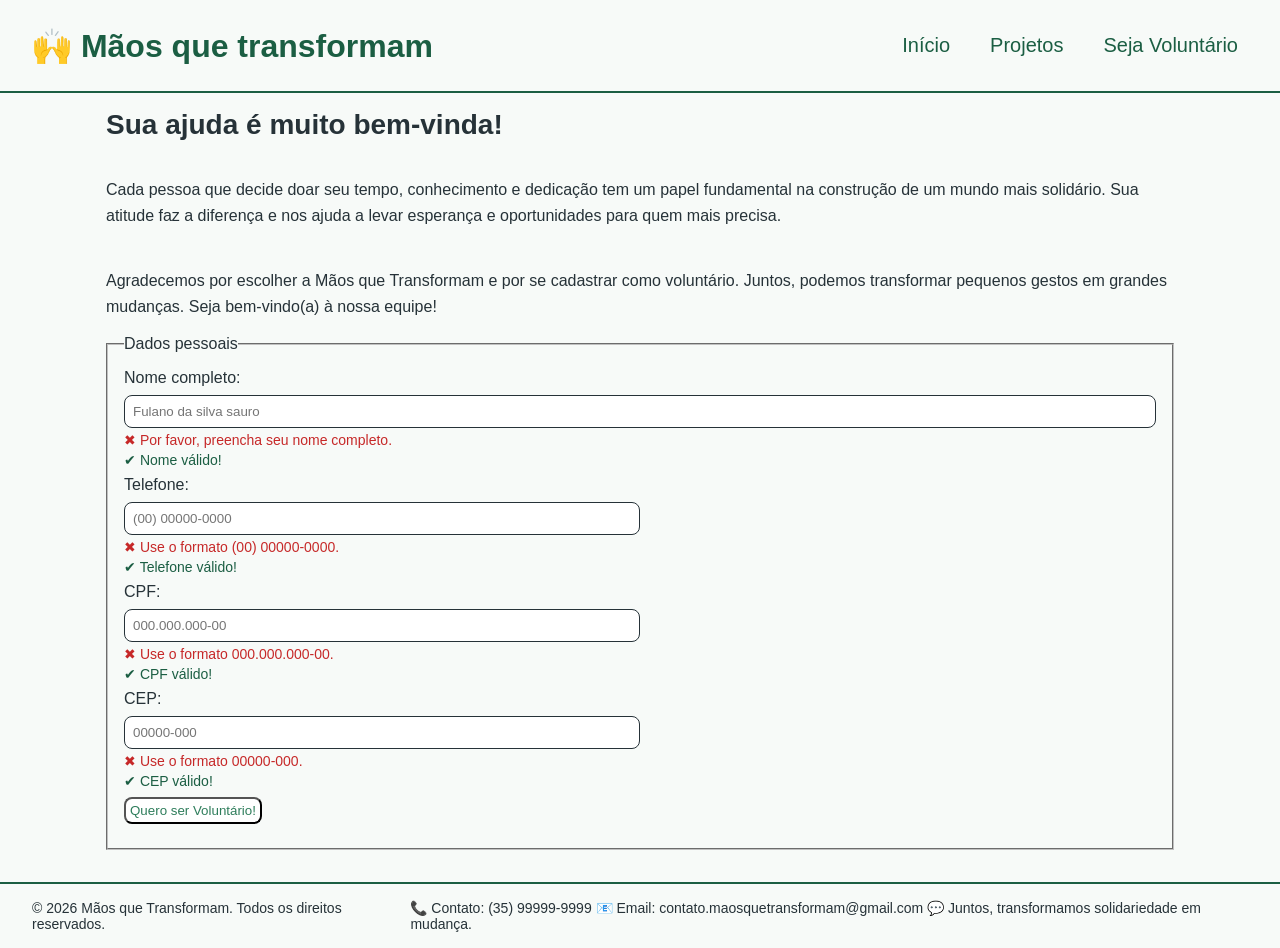
<file: cadastro.html>
<!DOCTYPE html>
<html lang="pt-br">
<head>
  <meta charset="UTF-8">
  <meta name="viewport" content="width=device-width, initial-scale=1.0">
  <title>Seja um voluntário</title>
  <link rel="stylesheet" href="css/style.css">
</head>
  
<body>
    <header>
        <h1>&#x1F64C; Mãos que transformam</h1>
        
        <!-- Caixa de seleção invisível que controla o menu -->
        <input type="checkbox" id="menu-controle">
        
        <!-- Ícone do hambúrguer (as 3 linhas) -->
        <label for="menu-controle" class="menu-botao">
            <span></span>
            <span></span>
            <span></span>
        </label>

        <!-- Menu de Navegação -->
<nav class="menu-navegacao">
    <ul>

        <li>
            <a href="index.html">Início</a>
        </li>

        <li class="item-dropdown">

            <a href="projetos.html">Projetos</a>

            <ul class="submenu">

                <li>
                    <a href="projetos.html#alimentacao">
                        Alimentação
                    </a>
                </li>

                <li>
                    <a href="projetos.html#educacao">
                        Educação
                    </a>
                </li>

                <li>
                    <a href="projetos.html#trabalho">
                        Trabalho
                    </a>
                </li>

            </ul>

        </li>

        <li>
            <a href="cadastro.html">Seja Voluntário</a>
        </li>

    </ul>
</nav>
    </header>

  <main>
    <section>
    <h2>Sua ajuda é muito bem-vinda!</h2>
    
    <p>
      Cada pessoa que decide doar seu tempo, conhecimento e dedicação tem um papel fundamental na construção de um mundo mais solidário. Sua atitude faz a diferença e nos ajuda a levar esperança e oportunidades para quem mais precisa.
    </p>

    <p>
      Agradecemos por escolher a Mãos que Transformam e por se cadastrar como voluntário. Juntos, podemos transformar pequenos gestos em grandes mudanças. Seja bem-vindo(a) à nossa equipe!
    </p>
    </section>
    
    <form>
      <fieldset>
        
        <legend>Dados pessoais</legend>

        <div>
      <label for="nome">Nome completo:</label>
      <input type="text"
        id="nome" 
        name="nome"
        placeholder ="Fulano da silva sauro"
        required>
        <span class="mensagem-campo mensagem-erro">Por favor, preencha seu nome completo.</span>
        <span class="mensagem-campo mensagem-sucesso">Nome válido!</span>
        </div>
        
      <div>
        <label for="telefone">Telefone:</label>
        <input
            type="tel"
            id="telefone"
            name="telefone"
            pattern="\([0-9]{2}\) [0-9]{5}-[0-9]{4}"
            placeholder="(00) 00000-0000"
            required>
        <span class="mensagem-campo mensagem-erro">Use o formato (00) 00000-0000.</span>
        <span class="mensagem-campo mensagem-sucesso">Telefone válido!</span>
      </div>
        
        <div>
        <label for="cpf">CPF:</label>
        <input
            type="text"
            id="cpf"
            name="cpf"
            pattern="[0-9]{3}\.[0-9]{3}\.[0-9]{3}-[0-9]{2}"
            placeholder="000.000.000-00"
            required>
        <span class="mensagem-campo mensagem-erro">Use o formato 000.000.000-00.</span>
        <span class="mensagem-campo mensagem-sucesso">CPF válido!</span>
        </div>
        
        <div>
        <label for="cep">CEP:</label>
        <input
            type="text"
            id="cep"
            name="cep"
            pattern="[0-9]{5}-[0-9]{3}"
            placeholder="00000-000"
            required>
        <span class="mensagem-campo mensagem-erro">Use o formato 00000-000.</span>
        <span class="mensagem-campo mensagem-sucesso">CEP válido!</span>
        </div>
      
    <div>
      <button type="submit"> Quero ser Voluntário!</button>
    </div>

      </fieldset>
      </form>

  </main>


    <footer>
      <div>
      &copy; 2026 Mãos que Transformam. Todos os direitos reservados.
      </div>

      &#x1F4DE; Contato: (35) 99999-9999
      &#x1F4E7; Email: contato.maosquetransformam@gmail.com
      &#x1F4AC; Juntos, transformamos solidariedade em mudança.

    </footer>
</body>
  
</html>
</file>
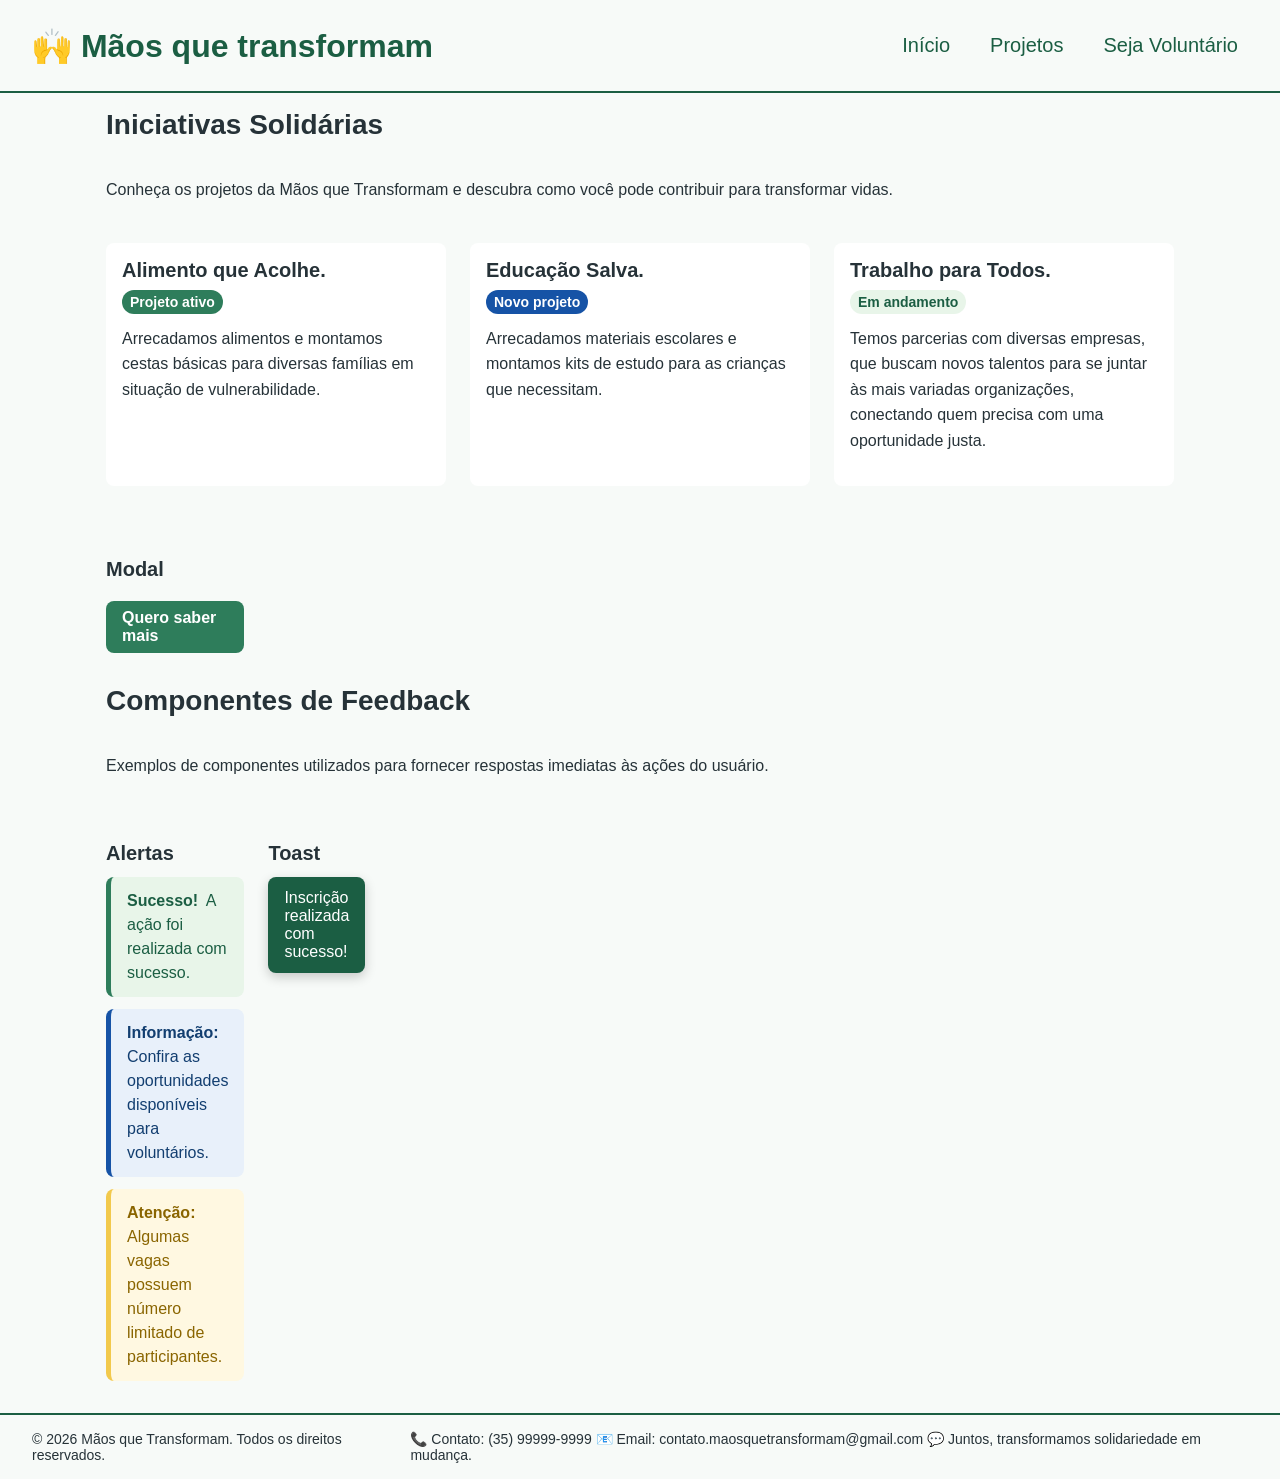
<file: projetos.html>
<!DOCTYPE html>
<html lang="pt-br">

<head>
    <meta charset="UTF-8">
    <meta name="viewport" content="width=device-width, initial-scale=1.0">
    <title>Projetos</title>
    <link rel="stylesheet" href="css/style.css">
</head>

<body>

    <header>

        <h1>&#x1F64C; Mãos que transformam</h1>

        <!-- Caixa de seleção que controla o menu -->
        <input type="checkbox" id="menu-controle">

        <!-- Botão do menu hambúrguer -->
        <label for="menu-controle" class="menu-botao">
            <span></span>
            <span></span>
            <span></span>
        </label>

        <!-- Menu de navegação -->
<nav class="menu-navegacao">
    <ul>

        <li>
            <a href="index.html">Início</a>
        </li>

        <li class="item-dropdown">

            <a href="projetos.html">Projetos</a>

            <ul class="submenu">

                <li>
                    <a href="projetos.html#alimentacao">
                        Alimentação
                    </a>
                </li>

                <li>
                    <a href="projetos.html#educacao">
                        Educação
                    </a>
                </li>

                <li>
                    <a href="projetos.html#trabalho">
                        Trabalho
                    </a>
                </li>

            </ul>

        </li>

        <li>
            <a href="cadastro.html">Seja Voluntário</a>
        </li>

    </ul>
</nav>

    </header>


    <main>

        <!-- =====================================
             PROJETOS
             ===================================== -->

        <section>

            <h2>
                Iniciativas Solidárias
            </h2>

            <p>
                Conheça os projetos da Mãos que Transformam e descubra
                como você pode contribuir para transformar vidas.
            </p>


            <article id="alimentacao">

                <h3>
                    Alimento que Acolhe.
                </h3>

                <span class="badge badge-ativo">
                    Projeto ativo
                </span>

                <p>
                    Arrecadamos alimentos e montamos cestas básicas
                    para diversas famílias em situação de vulnerabilidade.
                </p>

            </article>


            <article id="educacao">

                <h3>
                    Educação Salva.
                </h3>

                <span class="badge badge-novo">
                    Novo projeto
                </span>

                <p>
                    Arrecadamos materiais escolares e montamos kits
                    de estudo para as crianças que necessitam.
                </p>

            </article>


            <article id="trabalho">

                <h3>
                    Trabalho para Todos.
                </h3>

                <span class="badge badge-concluido">
                    Em andamento
                </span>

                <p>
                    Temos parcerias com diversas empresas, que buscam
                    novos talentos para se juntar às mais variadas
                    organizações, conectando quem precisa com uma
                    oportunidade justa.
                </p>

            </article>

        </section>


        <!-- =====================================
             COMPONENTES DE FEEDBACK
             ===================================== -->

        <section class="feedback">

          <div class="feedback-grupo">

    <h3>Modal</h3>

    <input type="checkbox" id="abrir-modal" class="controle-modal">

    <label for="abrir-modal" class="botao-modal">
        Quero saber mais
    </label>

    <div class="modal-demo" role="dialog" aria-modal="true">

        <div class="modal-conteudo">

            <h2>
                Seja voluntário
            </h2>

            <p>
                Sua participação pode contribuir para
                transformar vidas por meio das ações
                da ONG Mãos que Transformam.
            </p>

            <label for="abrir-modal" class="botao-fechar">
                Entendi
            </label>

        </div>

    </div>

</div>

            <h2>
                Componentes de Feedback
            </h2>

            <p>
                Exemplos de componentes utilizados para fornecer
                respostas imediatas às ações do usuário.
            </p>


            <!-- =================================
                 ALERTAS
                 ================================= -->

            <div class="feedback-grupo">

                <h3>
                    Alertas
                </h3>

                <div class="alerta alerta-sucesso" role="status">

                    <strong>Sucesso!</strong>

                    A ação foi realizada com sucesso.

                </div>


                <div class="alerta alerta-info" role="status">

                    <strong>Informação:</strong>

                    Confira as oportunidades disponíveis
                    para voluntários.

                </div>


                <div class="alerta alerta-aviso" role="alert">

                    <strong>Atenção:</strong>

                    Algumas vagas possuem número limitado
                    de participantes.

                </div>

            </div>


            <!-- =================================
                 TOAST
                 ================================= -->

<div class="feedback-grupo">

    <h3>Toast</h3>

    <div class="toast-demo" role="status">
        Inscrição realizada com sucesso!
    </div>

</div>

<input type="checkbox" id="abrir-modal" class="controle-modal">

 <div class="feedback-grupo">

<div class="modal-demo" role="dialog" aria-modal="true">

    <div class="modal-conteudo">

        <h2>
            Seja voluntário
        </h2>

        <p>
            Sua participação pode contribuir para
            transformar vidas por meio das ações
            da ONG Mãos que Transformam.
        </p>

        <label for="abrir-modal" class="botao-fechar">
            Entendi
        </label>

    </div>

</div>

    </div>

</div>

        </section>

    </main>


    <footer>

        <div>
            &copy; 2026 Mãos que Transformam.
            Todos os direitos reservados.
        </div>

        &#x1F4DE; Contato: (35) 99999-9999

        &#x1F4E7; Email: contato.maosquetransformam@gmail.com

        &#x1F4AC; Juntos, transformamos solidariedade em mudança.

    </footer>

</body>

</html>
</file>
<file: css/style.css>
:root{
       /* Cores principais */
    --cor-primaria: #2E7D5B;
    --cor-primaria-escura: #1B5E43;

    /* Cor secundária */
    --cor-secundaria: #1653A6;

    /* Cores de destaque */
    --cor-rosa: #C2185B;
    --cor-amarelo: #F2C94C;
    --cor-amarelo-texto: #8A6500;

    /* Cores neutras */
    --cor-fundo: #F7FAF8;
    --cor-superficie: #FFFFFF;
    --cor-texto: #263238;

        /* Tipografia */
    --fonte-pequena: 0.875rem;
    --fonte-normal: 1rem;
    --fonte-subtitulo: 1.25rem;
    --fonte-titulo: 1.75rem;
    --fonte-titulo-principal: 2rem;
    
        /* Espaçamentos */
    --espaco-1: 0.25rem;
    --espaco-2: 0.5rem;
    --espaco-3: 0.75rem;
    --espaco-4: 1rem;
    --espaco-5: 1.5rem;
    --espaco-6: 2rem;
    --espaco-7: 3rem;
    --espaco-8: 4rem;
}

* {
    margin: 0;
    padding: 0;
    box-sizing: border-box;
}

body{
    background-color: var(--cor-fundo);
    color: var(--cor-texto);
    font-size: var(--fonte-normal);
    font-family: Arial, Helvetica, sans-serif;
    min-height: 100vh;
    display: flex;
    flex-direction: column;
}

h1{
    font-size: var(--fonte-titulo-principal);
    color: var(--cor-primaria-escura);
}

p{
    font-size: var(--fonte-normal);
    color: var(--cor-texto);
    margin-bottom: var(--espaco-4);
    line-height: 1.6;
}

header{
    display: flex;
    flex-wrap: wrap;
    align-items: center;
    justify-content: space-between;
    border-bottom: 2px solid var(--cor-primaria-escura);
    padding: var(--espaco-5);
    gap: var(--espaco-4);
}

nav{
    display: flex;
    gap: var(--espaco-4);
}

nav a{
    color: var(--cor-primaria-escura);
    text-decoration: none;
    font-size:  var(--fonte-subtitulo);
    padding: var(--espaco-3);

}

nav a:focus{
    
    outline: 2px solid var(--cor-primaria-escura);
    outline-offset: 4px;
}

nav a:hover {
    color: var(--cor-secundaria);
    text-decoration: underline var(--cor-primaria-escura);
    background-color: var(--cor-fundo);
}

main {
    padding: var(--espaco-4);
    max-width: 70ch;
    margin: 0 auto;
    flex: 1;
} 

main img{
    max-width: 100%;
    margin: 0 auto;
    display: block;
    margin-top: var(--espaco-5);
}

footer{
    display: flex;
    border-top: 2px solid var(--cor-primaria-escura);
    margin-top: var(--espaco-4);
    font-size: var(--fonte-pequena);
}


article{
    margin-bottom: var(--espaco-5);
    background-color: var(--cor-superficie);
    border-radius: var(--espaco-2);
    padding: var(--espaco-4);
    grid-column: span 4;
}

form {
    width: 100%;
}

@media (max-width: 600px) {
    fieldset {
        padding: var(--espaco-2);
    }
}

@media (max-width: 600px) {
    button {
        padding: var(--espaco-3);
        width: 100%;
    }
}

button:focus {
    outline: 3px solid var(--cor-primaria-escura);
    outline-offset: 4px;
}

@media (min-width: 601px) and (max-width: 900px) {
    #telefone,
    #cpf,
    #cep {
        width: 75%;
    }
}

main section img {
    grid-column: span 12;
}

main section p {
    grid-column: span 12;
}

h2 {
    font-size: var(--fonte-titulo);
    margin-bottom: var(--espaco-3);
}

h3 {
    font-size: var(--fonte-subtitulo);
    margin-bottom: var(--espaco-2);
}

fieldset{
    padding: var(--espaco-4);
}

fieldset div {
    margin-bottom: var(--espaco-2);
}

#nome{
    width: 100%;
}

#telefone{
    width: 50%;
}

#cpf{
    width: 50%;
}

#cep{
    width: 50%;
}

@media (max-width: 600px) {
    #telefone,
    #cpf,
    #cep {
        width: 100%;
    }
}

label {
    display: block;
    margin-bottom: var(--espaco-2);
}

input{
    padding: var(--espaco-2);
    border: 1px solid var(--cor-texto);
    border-radius: var(--espaco-2);
}

input:focus {
    outline: 2px solid var(--cor-primaria-escura);
    outline-offset: 4px;
}

/* ==========================================
   ESTADOS DE ERRO E SUCESSO (FORMULÁRIO)
   ========================================== */

/* Estados aplicados pelo JavaScript (js/formulario.js) conforme a verificação de cada campo */
input.campo-erro {
    border-color: #C62828;
    background-color: #FDEDEE;
}

input.campo-ok {
    border-color: var(--cor-primaria);
    background-color: #E8F5E9;
}

/* Mensagem injetada pelo JS logo abaixo do campo; sem texto, não ocupa espaço */
.mensagem-campo {
    display: block;
    font-size: var(--fonte-pequena);
    margin-top: var(--espaco-1);
}

.mensagem-campo:empty {
    display: none;
}

.mensagem-erro {
    color: #C62828;
}

.mensagem-sucesso {
    color: var(--cor-primaria-escura);
}

/* Símbolo além da cor, para não depender só dela */
.mensagem-erro::before {
    content: "\2716\00a0";
}

.mensagem-sucesso::before {
    content: "\2714\00a0";
}

button{
    background-color: var(--cor-superficie);
    color: var(--cor-primaria);
    padding: var(--espaco-1);
    border-radius: var(--espaco-2);
}

button:hover {
    color: var(--cor-texto);
    background-color: var(--cor-primaria);
}

button:focus{
    outline: 2px solid var(--cor-primaria-escura);
    outline-offset: 4px;
}

main section{
    display: grid;
    grid-template-columns: repeat(12, 1fr);
    gap: var(--espaco-4);
}

main section h2,
main section > p {
    grid-column: span 12;
}

/* Esconde o checkbox real */
#menu-controle {
    display: none;
}

/* Estilização do botão hambúrguer */
.menu-botao {
    display: flex;
    flex-direction: column;
    justify-content: space-between;
    width: 30px;
    height: 20px;
    cursor: pointer;
    padding: 5px;
}

/* As 3 linhas do botão */
.menu-botao span {
    display: block;
    height: 3px;
    width: 100%;
    background-color: #333;
    border-radius: 3px;
    transition: transform 0.3s ease, opacity 0.3s ease;
}

/* Animação: transforma o ícone de 3 linhas em um X quando o menu está aberto */
#menu-controle:checked ~ .menu-botao span:nth-child(1) {
    transform: translateY(8.5px) rotate(45deg);
}

#menu-controle:checked ~ .menu-botao span:nth-child(2) {
    opacity: 0;
}

#menu-controle:checked ~ .menu-botao span:nth-child(3) {
    transform: translateY(-8.5px) rotate(-45deg);
}

/* Estado padrão do menu no mobile: escondido, mas com transição suave em vez de aparecer abruptamente */
.menu-navegacao {
    width: 100%;
    background-color: #f8f9fa; /* Cor de fundo do menu aberto */
    position: absolute;
    top: 60px; /* Ajuste conforme a altura do seu header */
    left: 0;
    box-shadow: 0 4px 6px rgba(0,0,0,0.1);

    opacity: 0;
    visibility: hidden;
    transform: translateY(-8px);
    transition: opacity 0.25s ease, transform 0.25s ease, visibility 0.25s;
}

.menu-navegacao ul {
    list-style: none;
    padding: 0;
    margin: 0;
}

.menu-navegacao > ul > li > a {
    display: block;
    padding: 15px;
    text-align: center;
    text-decoration: none;
    color: #333;
    border-bottom: 1px solid #ddd;
    transition: background-color 0.2s ease;
}

/* Feedback ao tocar/clicar no link (importante em telas touch, onde não existe :hover) */
.menu-navegacao > ul > li > a:active {
    background-color: #e9ecef;
}

#menu-controle:checked ~ .menu-navegacao {
    opacity: 1;
    visibility: visible;
    transform: translateY(0);
}


/* ==========================================
   CONFIGURAÇÃO PARA TELAS GRANDES (DESKTOP)
   ========================================== */
@media (min-width: 768px) {
    /* Esconde o botão hambúrguer no computador */
    .menu-botao {
        display: none;
    }

    /* Força o menu a aparecer fixo na horizontal */
    .menu-navegacao {
        position: static;
        width: auto;
        background-color: transparent;
        box-shadow: none;
        color: var(--cor-primaria-escura);

        opacity: 1;
        visibility: visible;
        transform: none;
        transition: none;
    }

.menu-navegacao > ul {
    display: flex;
    gap: 20px;
}

    .menu-navegacao > ul > li > a {
        border-bottom: none;
        padding: 10px;
        color: var(--cor-primaria-escura);
    }
}

/* ==========================================
   COMPONENTES DE FEEDBACK
   ========================================== */


/* ==========================================
   BADGES
   ========================================== */

.badge {
    display: inline-block;
    padding: var(--espaco-1) var(--espaco-2);
    margin-bottom: var(--espaco-3);
    border-radius: 999px;
    font-size: var(--fonte-pequena);
    font-weight: bold;
}

.badge-ativo {
    background-color: var(--cor-primaria);
    color: var(--cor-superficie);
}

.badge-novo {
    background-color: var(--cor-secundaria);
    color: var(--cor-superficie);
}

.badge-concluido {
    background-color: #E8F5E9;
    color: var(--cor-primaria-escura);
}


/* ==========================================
   SEÇÃO DE FEEDBACK
   ========================================== */

.feedback {
    grid-column: span 12;
    margin-top: var(--espaco-5);
}

.feedback-grupo {
    margin-top: var(--espaco-5);
}


/* ==========================================
   ALERTAS
   ========================================== */

.alerta {
    padding: var(--espaco-3) var(--espaco-4);
    margin-top: var(--espaco-3);
    border-radius: var(--espaco-2);
    border-left: 5px solid;
    line-height: 1.5;
}

.alerta strong {
    margin-right: var(--espaco-1);
}

.alerta-sucesso {
    background-color: #E8F5E9;
    color: var(--cor-primaria-escura);
    border-color: var(--cor-primaria);
}

.alerta-info {
    background-color: #E8F0FA;
    color: #123E70;
    border-color: var(--cor-secundaria);
}

.alerta-aviso {
    background-color: #FFF8E1;
    color: var(--cor-amarelo-texto);
    border-color: var(--cor-amarelo);
}


/* ==========================================
   TOAST
   ========================================== */

.toast-demo {
    display: block;
    width: fit-content;

    margin-top: var(--espaco-3);

    padding: var(--espaco-3) var(--espaco-4);

    background-color: var(--cor-primaria-escura);
    color: var(--cor-superficie);

    border-radius: var(--espaco-2);

    box-shadow: 0 4px 12px rgba(0, 0, 0, 0.2);

    font-size: var(--fonte-normal);
}


/* ==========================================
   MODAL
   ========================================== */

.modal-conteudo {
    width: min(500px, 100%);
    padding: var(--espaco-5);
    background-color: var(--cor-superficie);
    border-radius: var(--espaco-2);
    box-shadow: 0 8px 25px rgba(0, 0, 0, 0.2);
}

.modal-conteudo h2 {
    margin-bottom: var(--espaco-3);
}

.modal-conteudo button {
    background-color: var(--cor-primaria);
    color: var(--cor-superficie);

    padding: var(--espaco-2) var(--espaco-4);

    border: 2px solid var(--cor-primaria);

    border-radius: var(--espaco-2);

    cursor: pointer;

    font-weight: bold;
}

.modal-conteudo button:hover {
    background-color: var(--cor-primaria-escura);
    border-color: var(--cor-primaria-escura);
}


/* ==========================================
   ACESSIBILIDADE
   ========================================== */

.modal-conteudo button:focus-visible {
    outline: 3px solid var(--cor-secundaria);
    outline-offset: 4px;
}


/* ==========================================
   RESPONSIVIDADE
   ========================================== */

@media (max-width: 600px) {

    .toast-demo {
        width: 100%;
        text-align: center;
    }

    .modal-demo {
        padding: var(--espaco-3);
    }

    .modal-conteudo {
        padding: var(--espaco-4);
    }

}

.controle-modal {
    display: none;
}

.modal-demo {
    display: none;
    position: fixed;
    inset: 0;
    align-items: center;
    justify-content: center;
    padding: var(--espaco-5);
    background-color: rgba(0, 0, 0, 0.5);
    z-index: 100;
}

#abrir-modal:checked ~ .modal-demo {
    display: flex;
}

.botao-modal {
    display: inline-block;
    width: auto;
    margin-top: var(--espaco-3);
    padding: var(--espaco-2) var(--espaco-4);
    background-color: var(--cor-primaria);
    color: var(--cor-superficie);
    border-radius: var(--espaco-2);
    cursor: pointer;
    font-weight: bold;
}

.botao-modal:hover {
    background-color: var(--cor-primaria-escura);
}

.botao-modal:focus-visible {
    outline: 3px solid var(--cor-secundaria);
    outline-offset: 4px;
}

.botao-fechar {
    display: inline-block;
    margin-top: var(--espaco-3);
    padding: var(--espaco-2) var(--espaco-4);
    background-color: var(--cor-primaria);
    color: var(--cor-superficie);
    border-radius: var(--espaco-2);
    cursor: pointer;
    font-weight: bold;
}

.botao-fechar:hover {
    background-color: var(--cor-primaria-escura);
}

.botao-fechar:focus-visible {
    outline: 3px solid var(--cor-secundaria);
    outline-offset: 4px;
}
article {
    transition: transform 0.2s ease, box-shadow 0.2s ease;
}

article:hover {
    transform: translateY(-3px);
    box-shadow: 0 4px 12px rgba(0, 0, 0, 0.12);
}
@media (max-width: 480px) {

    header {
        padding: var(--espaco-3);
    }

    h1 {
        font-size: var(--fonte-titulo);
    }

    nav a {
        font-size: var(--fonte-normal);
        padding: var(--espaco-2);
    }

    main {
        padding: var(--espaco-3);
    }

    main section {
        gap: var(--espaco-3);
    }

    article {
        grid-column: span 12;
        padding: var(--espaco-3);
    }

    .feedback-grupo {
        margin-top: var(--espaco-4);
    }

    .alerta {
        padding: var(--espaco-2) var(--espaco-3);
    }

    .modal-conteudo {
        padding: var(--espaco-3);
    }

    footer {
        flex-direction: column;
        gap: var(--espaco-2);
        padding: var(--espaco-3);
        text-align: center;
    }

    .toast-demo {
        width: 100%;
        text-align: center;
    }

}


/* 2 - Celulares maiores */
@media (min-width: 481px) and (max-width: 767px) {

    header {
        padding: var(--espaco-4);
    }

    main {
        padding: var(--espaco-4);
    }

    main section {
        gap: var(--espaco-4);
    }

    article {
        grid-column: span 12;
    }

    .feedback-grupo {
        margin-top: var(--espaco-5);
    }

    .modal-conteudo {
        padding: var(--espaco-4);
    }

    footer {
        flex-direction: column;
        gap: var(--espaco-2);
        text-align: center;
    }

}


/* 3 - Tablets */
@media (min-width: 768px) and (max-width: 1023px) {

    article {
        grid-column: span 6;
    }

    main {
        padding: var(--espaco-5);
    }

    #telefone,
    #cpf,
    #cep {
        width: 60%;
    }

    footer {
        justify-content: space-between;
        align-items: center;
        padding: var(--espaco-3) var(--espaco-4);
    }

}


/* 4 - Notebooks */
@media (min-width: 1024px) and (max-width: 1199px) {

    article {
        grid-column: span 4;
    }

    main {
        max-width: 1000px;
    }

    main section {
        gap: var(--espaco-5);
    }

    #telefone,
    #cpf,
    #cep {
        width: 48%;
    }

    footer {
        justify-content: space-between;
        align-items: center;
        padding: var(--espaco-4) var(--espaco-5);
    }

}


/* 5 - Desktops grandes */
@media (min-width: 1200px) {

    article {
        grid-column: span 4;
    }

    main {
        max-width: 1100px;
    }

    main section {
        gap: var(--espaco-5);
    }

    header {
        padding: var(--espaco-5) var(--espaco-6);
    }

    .modal-conteudo {
        width: min(560px, 100%);
    }

    footer {
        justify-content: space-between;
        align-items: center;
        padding: var(--espaco-4) var(--espaco-6);
    }

}
.item-dropdown {
    position: relative;
}

.item-dropdown .submenu {
    position: absolute;
    top: 100%;
    left: 0;

    width: 190px;

    padding: var(--espaco-2);
    margin: 0;

    background-color: var(--cor-superficie);

    border: 1px solid var(--cor-primaria-escura);
    border-radius: var(--espaco-2);

    box-shadow: 0 4px 12px rgba(0, 0, 0, 0.15);

    z-index: 100;

    /* Estado padrão: escondido, mas pronto para uma transição suave */
    opacity: 0;
    visibility: hidden;
    transform: translateY(-6px);
    transition: opacity 0.2s ease, transform 0.2s ease, visibility 0.2s;
}

.item-dropdown .submenu li {
    display: block;
    width: 100%;
    list-style: none;
}

.item-dropdown .submenu a {
    display: block;
    width: 100%;

    padding: var(--espaco-2);

    color: var(--cor-primaria-escura);

    text-decoration: none;

    white-space: nowrap;

    transition: background-color 0.2s ease, color 0.2s ease;
}

.item-dropdown .submenu a:hover {
    background-color: var(--cor-fundo);
    color: var(--cor-secundaria);
}

/* Feedback ao tocar em telas touch, onde não existe :hover */
.item-dropdown .submenu a:active {
    background-color: var(--cor-fundo);
    color: var(--cor-secundaria);
}

.item-dropdown .submenu a:focus {
    outline: 2px solid var(--cor-secundaria);
    outline-offset: 2px;
}

/* Abre o submenu com mouse (:hover) ou teclado/toque (:focus-within,
   já que tocar em um link também aciona o foco antes de navegar) */
.item-dropdown:hover > .submenu,
.item-dropdown:focus-within > .submenu {
    opacity: 1;
    visibility: visible;
    transform: translateY(0);
}
/* ==========================================
   TRANSIÇÕES DOS ESTADOS INTERATIVOS
   (botões e campos do formulário)
   ========================================== */

button,
.botao-modal,
.botao-fechar,
.modal-conteudo button {
    transition: background-color 0.2s ease, color 0.2s ease, border-color 0.2s ease;
}

input {
    transition: border-color 0.2s ease, background-color 0.2s ease;
}

/* ==========================================
   SPA: página atual no menu e foco da div principal
   ========================================== */

.menu-navegacao a[aria-current="page"] {
    font-weight: bold;
    text-decoration: underline;
    text-underline-offset: 6px;
}

#app:focus {
    outline: none; /* o foco é só programático, para leitores de tela */
}

/* Contêiner de lista gerada por JS: não cria caixa própria, os itens
   participam do layout do elemento pai (ex.: fieldset) */
.lista-transparente {
    display: contents;
}

/* Foco visível no botão do menu (agora acessível pelo teclado) */
.menu-botao:focus-visible {
    outline: 3px solid var(--cor-secundaria);
    outline-offset: 6px;
}

/* ==========================================
   HISTÓRICO DE VOLUNTÁRIOS (localStorage)
   ========================================== */

/* "main section" usa display:grid, que vence o estilo padrão do atributo hidden
   e deixaria a seção vazia aparecendo. Esta regra garante que hidden esconda de fato. */
[hidden] {
    display: none !important;
}

/* A lista usa .lista-transparente (display: contents): os cartões entram direto na grade,
   como os projetos. O botão ocupa a linha inteira, alinhado à esquerda. */
#voluntarios {
    margin-top: var(--espaco-6);
}

#voluntarios > button {
    grid-column: span 12;
    justify-self: start;
}
</file>
